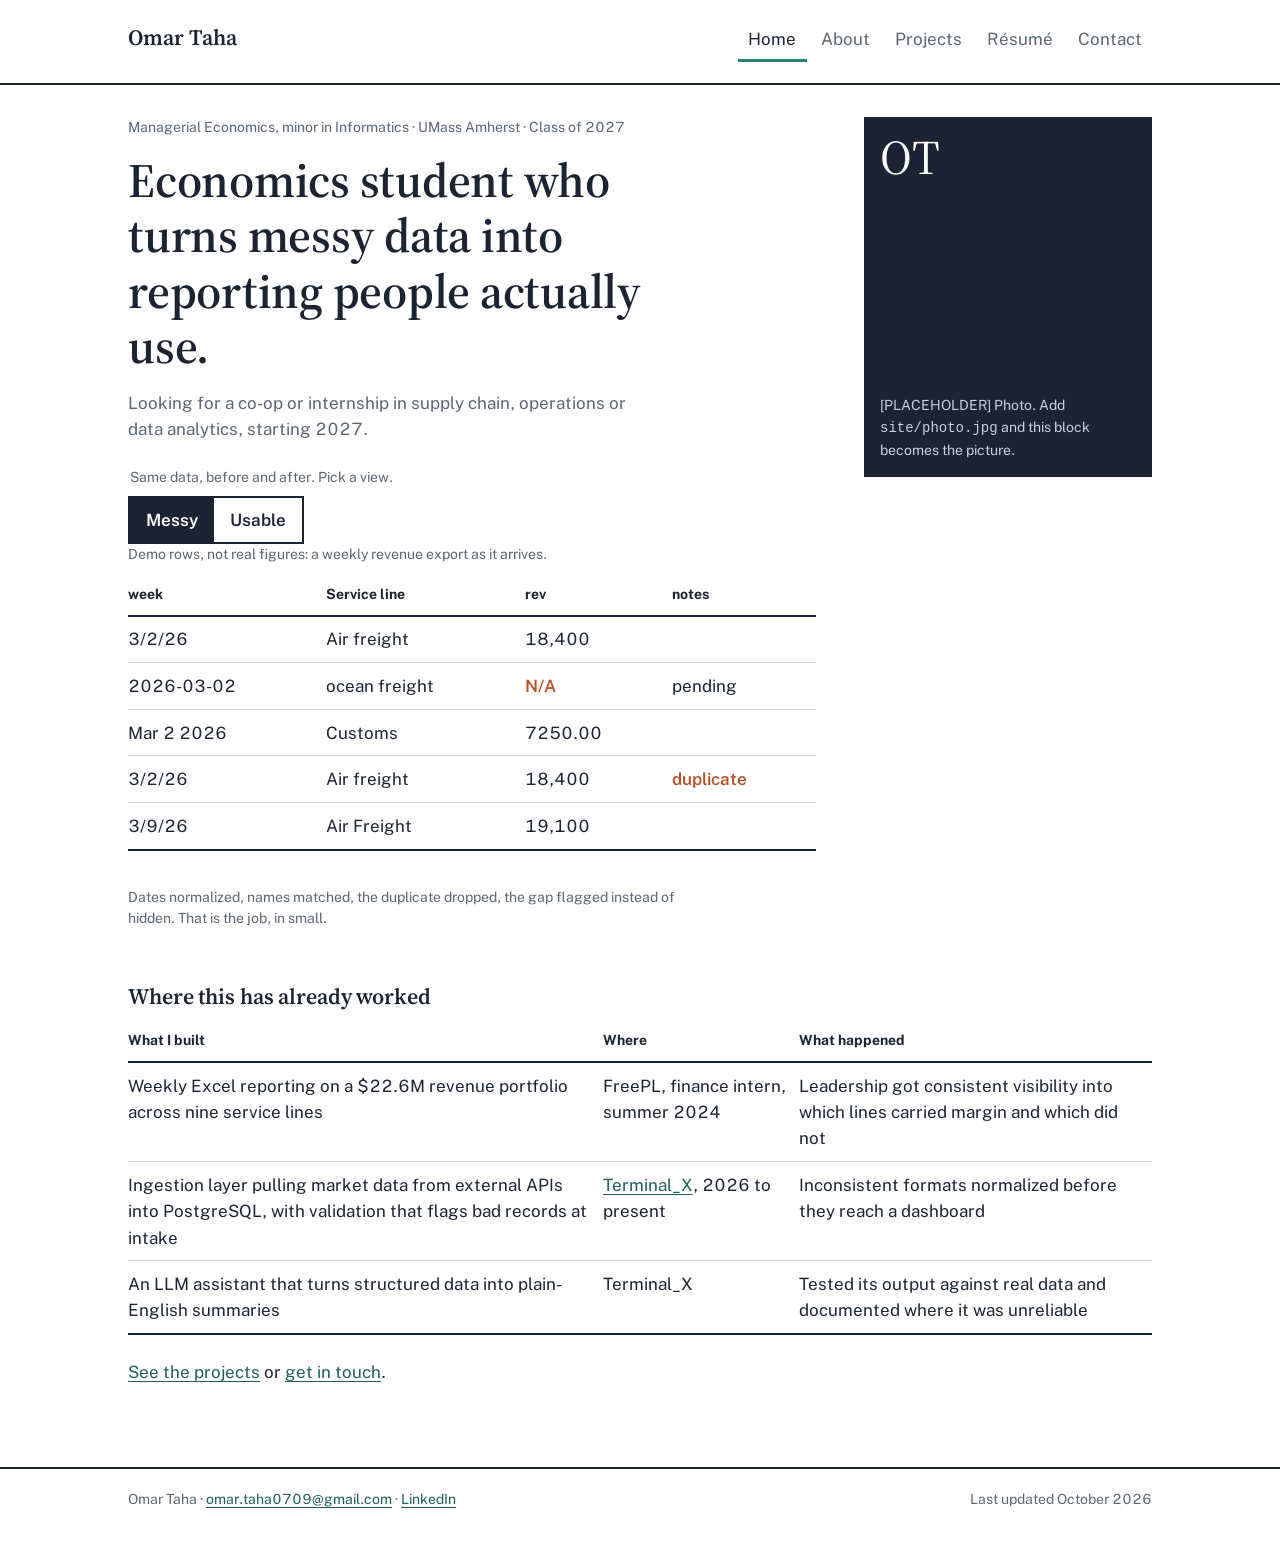
<file: index.html>
<!doctype html>
<html lang="en">
<head>
  <meta charset="utf-8">
  <meta name="viewport" content="width=device-width, initial-scale=1">
  <title>Omar Taha — Economics student, data and reporting</title>
  <meta name="description" content="Omar Taha, Managerial Economics student at UMass Amherst with a minor in Informatics. Turns messy data into reporting people actually use. Looking for a co-op or internship in supply chain, operations or data analytics.">
  <meta name="theme-color" content="#1b2432">
  <meta property="og:title" content="Omar Taha — Economics student, data and reporting">
  <meta property="og:description" content="Turns messy data into reporting people actually use.">
  <meta property="og:type" content="website">
  <link rel="icon" href="data:image/svg+xml,%3Csvg xmlns='http://www.w3.org/2000/svg' viewBox='0 0 32 32'%3E%3Crect width='32' height='32' fill='%231b2432'/%3E%3Ctext x='16' y='22' text-anchor='middle' font-family='Georgia,serif' font-size='16' fill='%23ffffff'%3EOT%3C/text%3E%3C/svg%3E">
  <link rel="preconnect" href="https://fonts.googleapis.com">
  <link rel="preconnect" href="https://fonts.gstatic.com" crossorigin>
  <link href="https://fonts.googleapis.com/css2?family=Public+Sans:wght@400;600;700&family=Source+Serif+4:wght@600&display=swap" rel="stylesheet">
  <link rel="stylesheet" href="./styles.css">
</head>
<body>
  <header class="site-head">
    <div class="wrap">
      <a class="brand" href="./index.html">Omar Taha</a>
      <nav class="site-nav" aria-label="Site">
        <ul>
          <li><a href="./index.html" aria-current="page">Home</a></li>
          <li><a href="./about.html">About</a></li>
          <li><a href="./projects.html">Projects</a></li>
          <li><a href="./resume.html">Résumé</a></li>
          <li><a href="./contact.html">Contact</a></li>
        </ul>
      </nav>
    </div>
  </header>

  <main>
    <div class="wrap">

      <div class="home-grid">
        <section aria-labelledby="claim">
          <p class="meta">Managerial Economics, minor in Informatics · UMass Amherst · Class of 2027</p>
          <h1 class="claim" id="claim">Economics student who turns messy data into reporting people actually use.</h1>
          <p class="lede">Looking for a co-op or internship in supply chain, operations or data analytics, starting 2027.</p>

          <!-- The one live thing: the same small table, raw and cleaned.
               It shows the claim instead of restating it. CSS only. -->
          <div class="switch">
            <fieldset>
              <legend>Same data, before and after. Pick a view.</legend>
              <!-- Inputs sit directly in the fieldset so the tables below are
                   their siblings; the :checked ~ selector in styles.css relies on that. -->
              <input type="radio" name="view" id="opt-messy" checked>
              <input type="radio" name="view" id="opt-usable">
              <div class="switch-options">
                <label for="opt-messy">Messy</label>
                <label for="opt-usable">Usable</label>
              </div>

              <div class="table-messy table-wrap">
                <table>
                  <caption>Demo rows, not real figures: a weekly revenue export as it arrives.</caption>
                  <thead>
                    <tr><th>week</th><th>Service line</th><th>rev</th><th>notes</th></tr>
                  </thead>
                  <tbody>
                    <tr><td>3/2/26</td><td>Air freight</td><td>18,400</td><td></td></tr>
                    <tr><td>2026-03-02</td><td>ocean freight</td><td><span class="flag">N/A</span></td><td>pending</td></tr>
                    <tr><td>Mar 2 2026</td><td>Customs </td><td>7250.00</td><td></td></tr>
                    <tr><td>3/2/26</td><td>Air freight</td><td>18,400</td><td><span class="flag">duplicate</span></td></tr>
                    <tr><td>3/9/26</td><td>Air Freight</td><td>19,100</td><td></td></tr>
                  </tbody>
                </table>
              </div>

              <div class="table-usable table-wrap">
                <table>
                  <caption>Demo rows, not real figures: the same export after validation at intake.</caption>
                  <thead>
                    <tr><th>Week of</th><th>Service line</th><th class="num">Revenue (USD)</th><th>Check</th></tr>
                  </thead>
                  <tbody>
                    <tr><td>2026-03-02</td><td>Air freight</td><td class="num">18,400</td><td>ok</td></tr>
                    <tr><td>2026-03-02</td><td>Ocean freight</td><td class="num">—</td><td>missing, flagged to owner</td></tr>
                    <tr><td>2026-03-02</td><td>Customs</td><td class="num">7,250</td><td>ok</td></tr>
                    <tr><td>2026-03-09</td><td>Air freight</td><td class="num">19,100</td><td>ok</td></tr>
                  </tbody>
                </table>
              </div>
            </fieldset>
            <p class="note meta">Dates normalized, names matched, the duplicate dropped, the gap flagged instead of hidden. That is the job, in small.</p>
          </div>
        </section>

        <figure class="photo">
          <span class="initials" aria-hidden="true">OT</span>
          <figcaption>[PLACEHOLDER] Photo. Add <code>site/photo.jpg</code> and this block becomes the picture.</figcaption>
        </figure>
      </div>

      <section aria-labelledby="proof">
        <h2 id="proof">Where this has already worked</h2>
        <div class="table-wrap">
          <table>
            <thead>
              <tr><th>What I built</th><th>Where</th><th>What happened</th></tr>
            </thead>
            <tbody>
              <tr>
                <td>Weekly Excel reporting on a $22.6M revenue portfolio across nine service lines</td>
                <td>FreePL, finance intern, summer 2024</td>
                <td>Leadership got consistent visibility into which lines carried margin and which did not</td>
              </tr>
              <tr>
                <td>Ingestion layer pulling market data from external APIs into PostgreSQL, with validation that flags bad records at intake</td>
                <td><a href="./projects.html">Terminal_X</a>, 2026 to present</td>
                <td>Inconsistent formats normalized before they reach a dashboard</td>
              </tr>
              <tr>
                <td>An LLM assistant that turns structured data into plain-English summaries</td>
                <td>Terminal_X</td>
                <td>Tested its output against real data and documented where it was unreliable</td>
              </tr>
            </tbody>
          </table>
        </div>
        <p><a href="./projects.html">See the projects</a> or <a href="./contact.html">get in touch</a>.</p>
      </section>

    </div>
  </main>

  <footer class="site-foot">
    <div class="wrap">
      <span>Omar Taha · <a href="mailto:omar.taha0709@gmail.com">omar.taha0709@gmail.com</a> · <a href="https://www.linkedin.com/in/omartaha117">LinkedIn</a></span>
      <span>Last updated October 2026</span>
    </div>
  </footer>
</body>
</html>
</file>
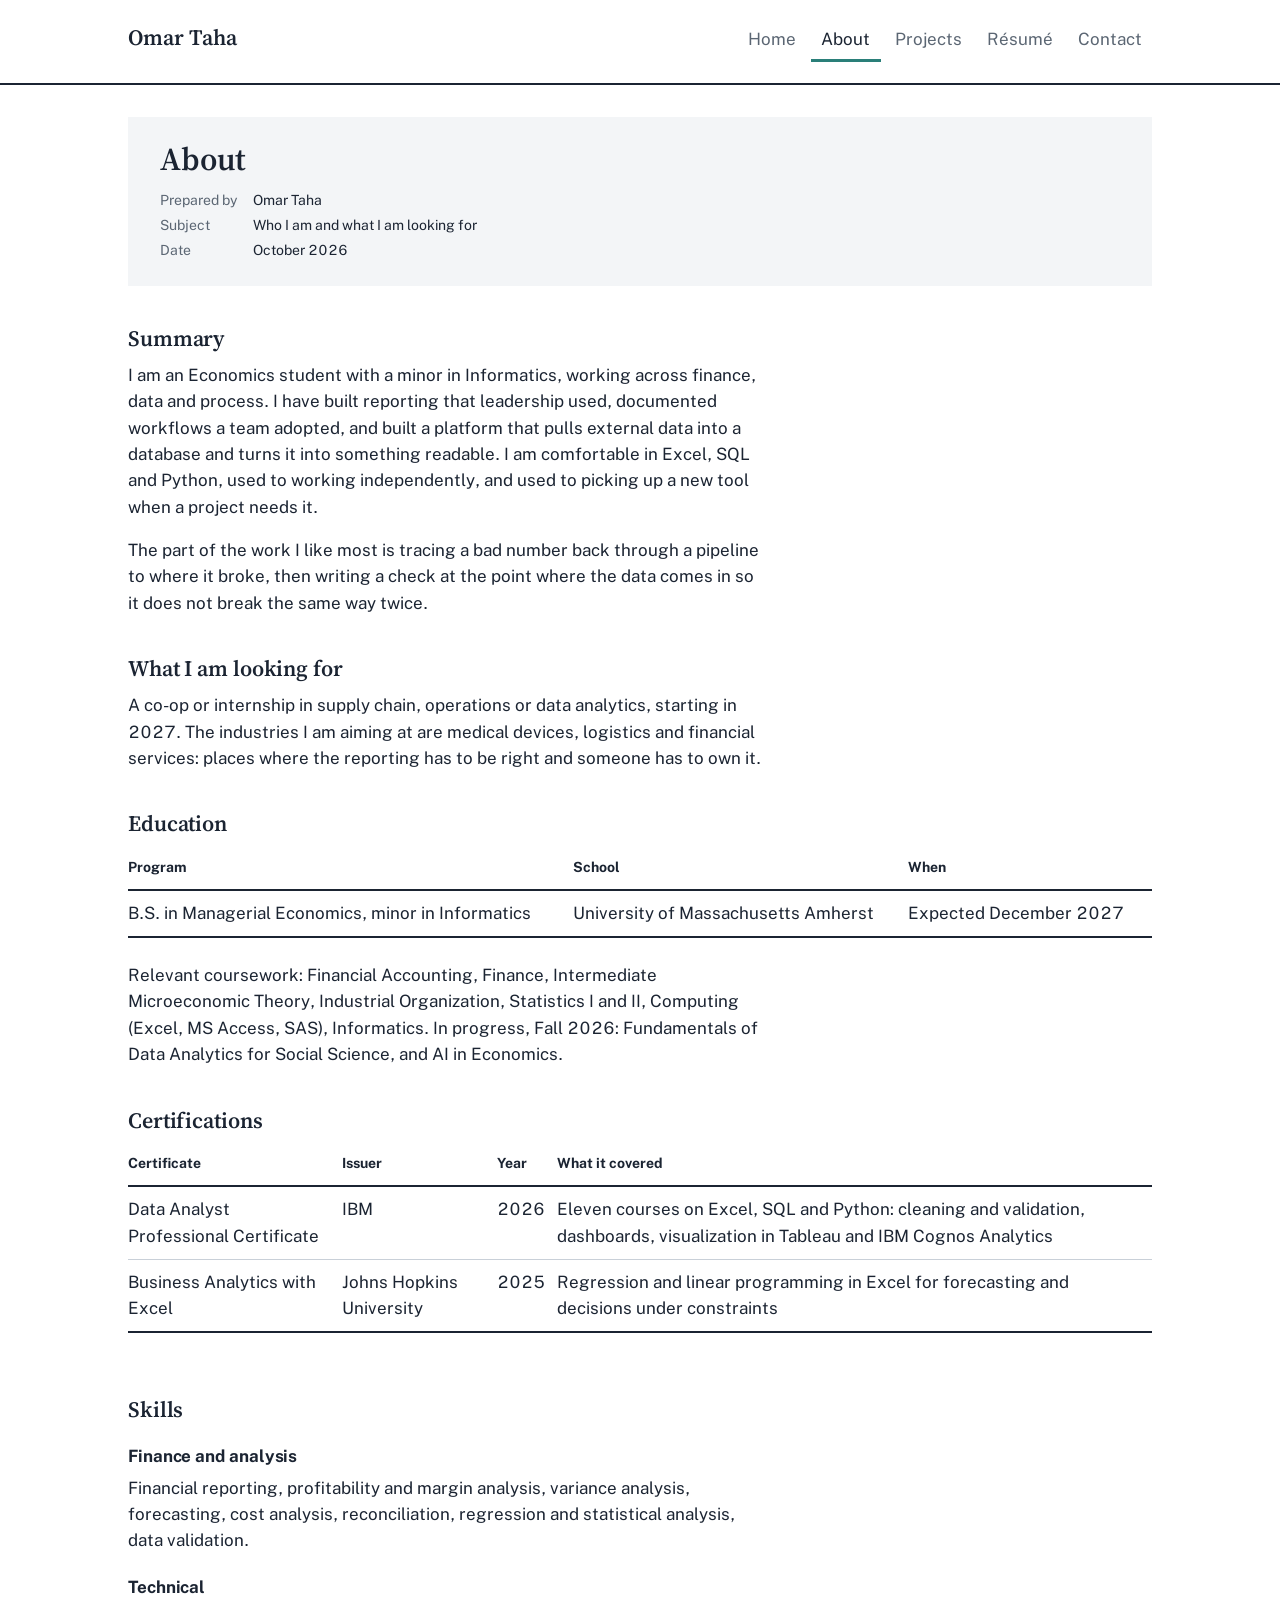
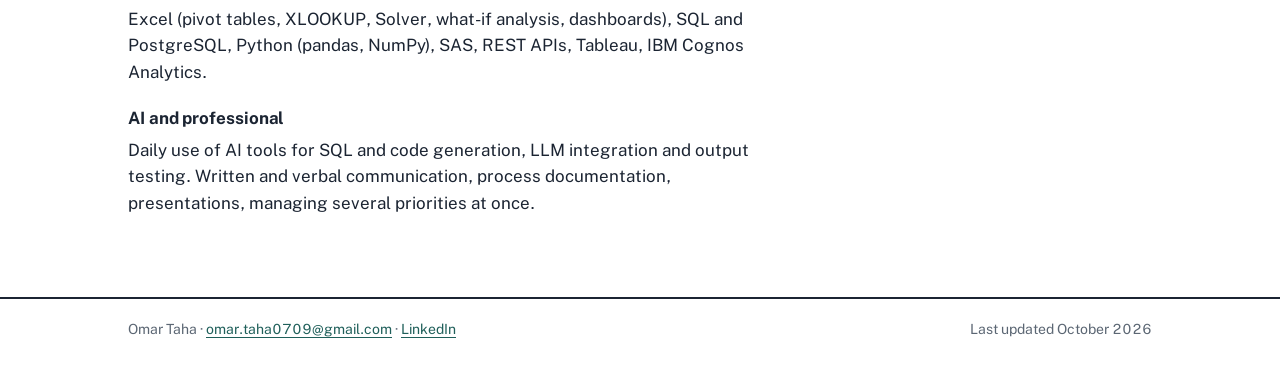
<file: about.html>
<!doctype html>
<html lang="en">
<head>
  <meta charset="utf-8">
  <meta name="viewport" content="width=device-width, initial-scale=1">
  <title>About — Omar Taha</title>
  <meta name="description" content="Who Omar Taha is, what he is looking for, and the skills and training behind the work.">
  <meta name="theme-color" content="#1b2432">
  <meta property="og:title" content="About — Omar Taha">
  <meta property="og:description" content="Economics student working across finance, data and process.">
  <meta property="og:type" content="website">
  <link rel="icon" href="data:image/svg+xml,%3Csvg xmlns='http://www.w3.org/2000/svg' viewBox='0 0 32 32'%3E%3Crect width='32' height='32' fill='%231b2432'/%3E%3Ctext x='16' y='22' text-anchor='middle' font-family='Georgia,serif' font-size='16' fill='%23ffffff'%3EOT%3C/text%3E%3C/svg%3E">
  <link rel="preconnect" href="https://fonts.googleapis.com">
  <link rel="preconnect" href="https://fonts.gstatic.com" crossorigin>
  <link href="https://fonts.googleapis.com/css2?family=Public+Sans:wght@400;600;700&family=Source+Serif+4:wght@600&display=swap" rel="stylesheet">
  <link rel="stylesheet" href="./styles.css">
</head>
<body>
  <header class="site-head">
    <div class="wrap">
      <a class="brand" href="./index.html">Omar Taha</a>
      <nav class="site-nav" aria-label="Site">
        <ul>
          <li><a href="./index.html">Home</a></li>
          <li><a href="./about.html" aria-current="page">About</a></li>
          <li><a href="./projects.html">Projects</a></li>
          <li><a href="./resume.html">Résumé</a></li>
          <li><a href="./contact.html">Contact</a></li>
        </ul>
      </nav>
    </div>
  </header>

  <main>
    <div class="wrap">

      <header class="memo">
        <h1>About</h1>
        <dl>
          <dt>Prepared by</dt><dd>Omar Taha</dd>
          <dt>Subject</dt><dd>Who I am and what I am looking for</dd>
          <dt>Date</dt><dd>October 2026</dd>
        </dl>
      </header>

      <section aria-labelledby="summary">
        <h2 id="summary">Summary</h2>
        <p>I am an Economics student with a minor in Informatics, working across finance, data and process. I have built reporting that leadership used, documented workflows a team adopted, and built a platform that pulls external data into a database and turns it into something readable. I am comfortable in Excel, SQL and Python, used to working independently, and used to picking up a new tool when a project needs it.</p>
        <p>The part of the work I like most is tracing a bad number back through a pipeline to where it broke, then writing a check at the point where the data comes in so it does not break the same way twice.</p>
      </section>

      <section aria-labelledby="looking">
        <h2 id="looking">What I am looking for</h2>
        <p>A co-op or internship in supply chain, operations or data analytics, starting in 2027. The industries I am aiming at are medical devices, logistics and financial services: places where the reporting has to be right and someone has to own it.</p>
      </section>

      <section aria-labelledby="education">
        <h2 id="education">Education</h2>
        <div class="table-wrap">
          <table>
            <thead>
              <tr><th>Program</th><th>School</th><th>When</th></tr>
            </thead>
            <tbody>
              <tr>
                <td>B.S. in Managerial Economics, minor in Informatics</td>
                <td>University of Massachusetts Amherst</td>
                <td>Expected December 2027</td>
              </tr>
            </tbody>
          </table>
        </div>
        <p>Relevant coursework: Financial Accounting, Finance, Intermediate Microeconomic Theory, Industrial Organization, Statistics I and II, Computing (Excel, MS Access, SAS), Informatics. In progress, Fall 2026: Fundamentals of Data Analytics for Social Science, and AI in Economics.</p>
      </section>

      <section aria-labelledby="certs">
        <h2 id="certs">Certifications</h2>
        <div class="table-wrap">
          <table>
            <thead>
              <tr><th>Certificate</th><th>Issuer</th><th>Year</th><th>What it covered</th></tr>
            </thead>
            <tbody>
              <tr>
                <td>Data Analyst Professional Certificate</td>
                <td>IBM</td>
                <td>2026</td>
                <td>Eleven courses on Excel, SQL and Python: cleaning and validation, dashboards, visualization in Tableau and IBM Cognos Analytics</td>
              </tr>
              <tr>
                <td>Business Analytics with Excel</td>
                <td>Johns Hopkins University</td>
                <td>2025</td>
                <td>Regression and linear programming in Excel for forecasting and decisions under constraints</td>
              </tr>
            </tbody>
          </table>
        </div>
      </section>

      <section aria-labelledby="skills">
        <h2 id="skills">Skills</h2>
        <h3>Finance and analysis</h3>
        <p>Financial reporting, profitability and margin analysis, variance analysis, forecasting, cost analysis, reconciliation, regression and statistical analysis, data validation.</p>
        <h3>Technical</h3>
        <p>Excel (pivot tables, XLOOKUP, Solver, what-if analysis, dashboards), SQL and PostgreSQL, Python (pandas, NumPy), SAS, REST APIs, Tableau, IBM Cognos Analytics.</p>
        <h3>AI and professional</h3>
        <p>Daily use of AI tools for SQL and code generation, LLM integration and output testing. Written and verbal communication, process documentation, presentations, managing several priorities at once.</p>
      </section>

    </div>
  </main>

  <footer class="site-foot">
    <div class="wrap">
      <span>Omar Taha · <a href="mailto:omar.taha0709@gmail.com">omar.taha0709@gmail.com</a> · <a href="https://www.linkedin.com/in/omartaha117">LinkedIn</a></span>
      <span>Last updated October 2026</span>
    </div>
  </footer>
</body>
</html>
</file>
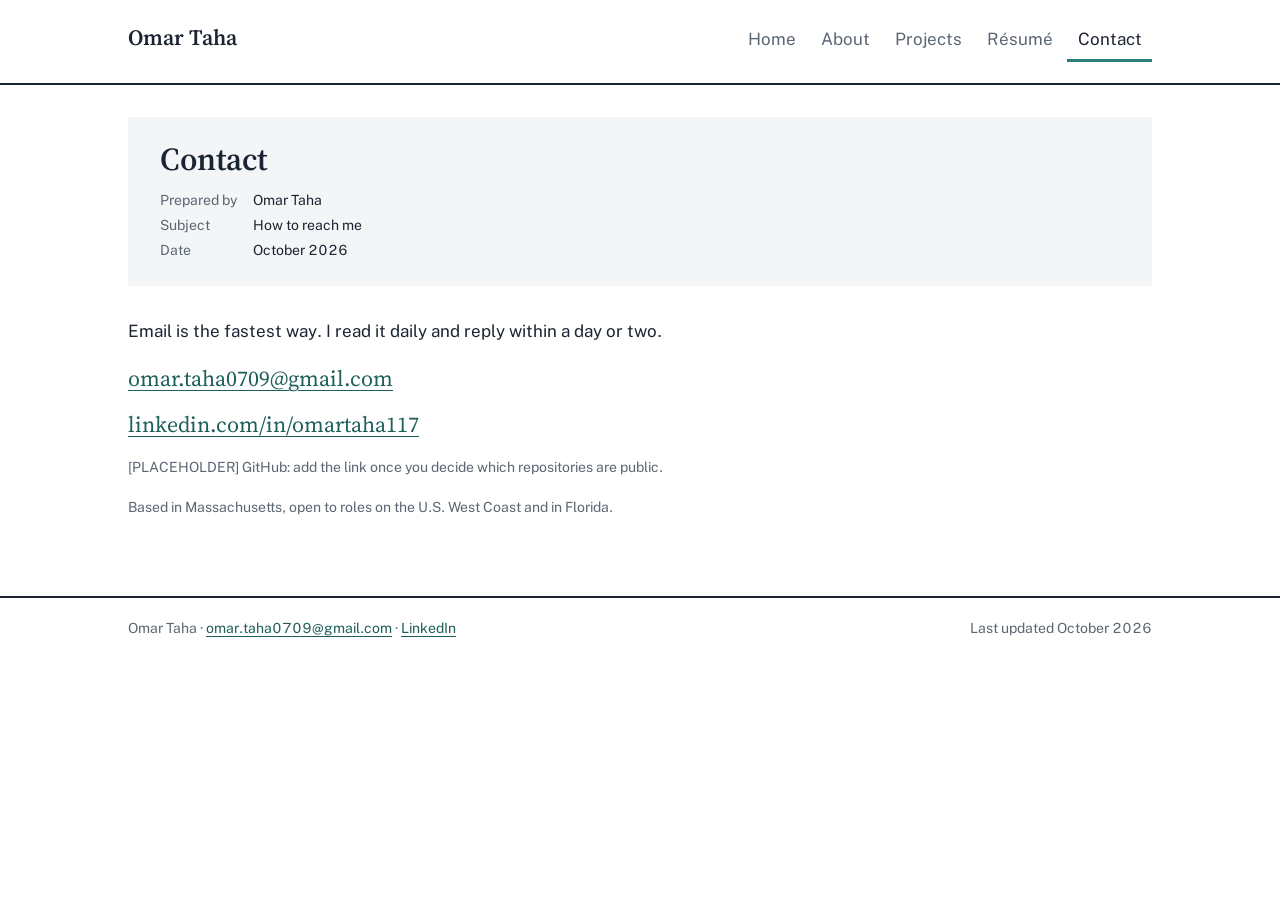
<file: contact.html>
<!doctype html>
<html lang="en">
<head>
  <meta charset="utf-8">
  <meta name="viewport" content="width=device-width, initial-scale=1">
  <title>Contact — Omar Taha</title>
  <meta name="description" content="Reach Omar Taha by email or on LinkedIn.">
  <meta name="theme-color" content="#1b2432">
  <meta property="og:title" content="Contact — Omar Taha">
  <meta property="og:description" content="Email and LinkedIn.">
  <meta property="og:type" content="website">
  <link rel="icon" href="data:image/svg+xml,%3Csvg xmlns='http://www.w3.org/2000/svg' viewBox='0 0 32 32'%3E%3Crect width='32' height='32' fill='%231b2432'/%3E%3Ctext x='16' y='22' text-anchor='middle' font-family='Georgia,serif' font-size='16' fill='%23ffffff'%3EOT%3C/text%3E%3C/svg%3E">
  <link rel="preconnect" href="https://fonts.googleapis.com">
  <link rel="preconnect" href="https://fonts.gstatic.com" crossorigin>
  <link href="https://fonts.googleapis.com/css2?family=Public+Sans:wght@400;600;700&family=Source+Serif+4:wght@600&display=swap" rel="stylesheet">
  <link rel="stylesheet" href="./styles.css">
</head>
<body>
  <header class="site-head">
    <div class="wrap">
      <a class="brand" href="./index.html">Omar Taha</a>
      <nav class="site-nav" aria-label="Site">
        <ul>
          <li><a href="./index.html">Home</a></li>
          <li><a href="./about.html">About</a></li>
          <li><a href="./projects.html">Projects</a></li>
          <li><a href="./resume.html">Résumé</a></li>
          <li><a href="./contact.html" aria-current="page">Contact</a></li>
        </ul>
      </nav>
    </div>
  </header>

  <main>
    <div class="wrap">

      <header class="memo">
        <h1>Contact</h1>
        <dl>
          <dt>Prepared by</dt><dd>Omar Taha</dd>
          <dt>Subject</dt><dd>How to reach me</dd>
          <dt>Date</dt><dd>October 2026</dd>
        </dl>
      </header>

      <p>Email is the fastest way. I read it daily and reply within a day or two.</p>

      <ul class="contact-list">
        <li><a href="mailto:omar.taha0709@gmail.com">omar.taha0709@gmail.com</a></li>
        <li><a href="https://www.linkedin.com/in/omartaha117">linkedin.com/in/omartaha117</a></li>
        <li><span class="meta">[PLACEHOLDER] GitHub: add the link once you decide which repositories are public.</span></li>
      </ul>

      <p class="meta">Based in Massachusetts, open to roles on the U.S. West Coast and in Florida.</p>

    </div>
  </main>

  <footer class="site-foot">
    <div class="wrap">
      <span>Omar Taha · <a href="mailto:omar.taha0709@gmail.com">omar.taha0709@gmail.com</a> · <a href="https://www.linkedin.com/in/omartaha117">LinkedIn</a></span>
      <span>Last updated October 2026</span>
    </div>
  </footer>
</body>
</html>
</file>
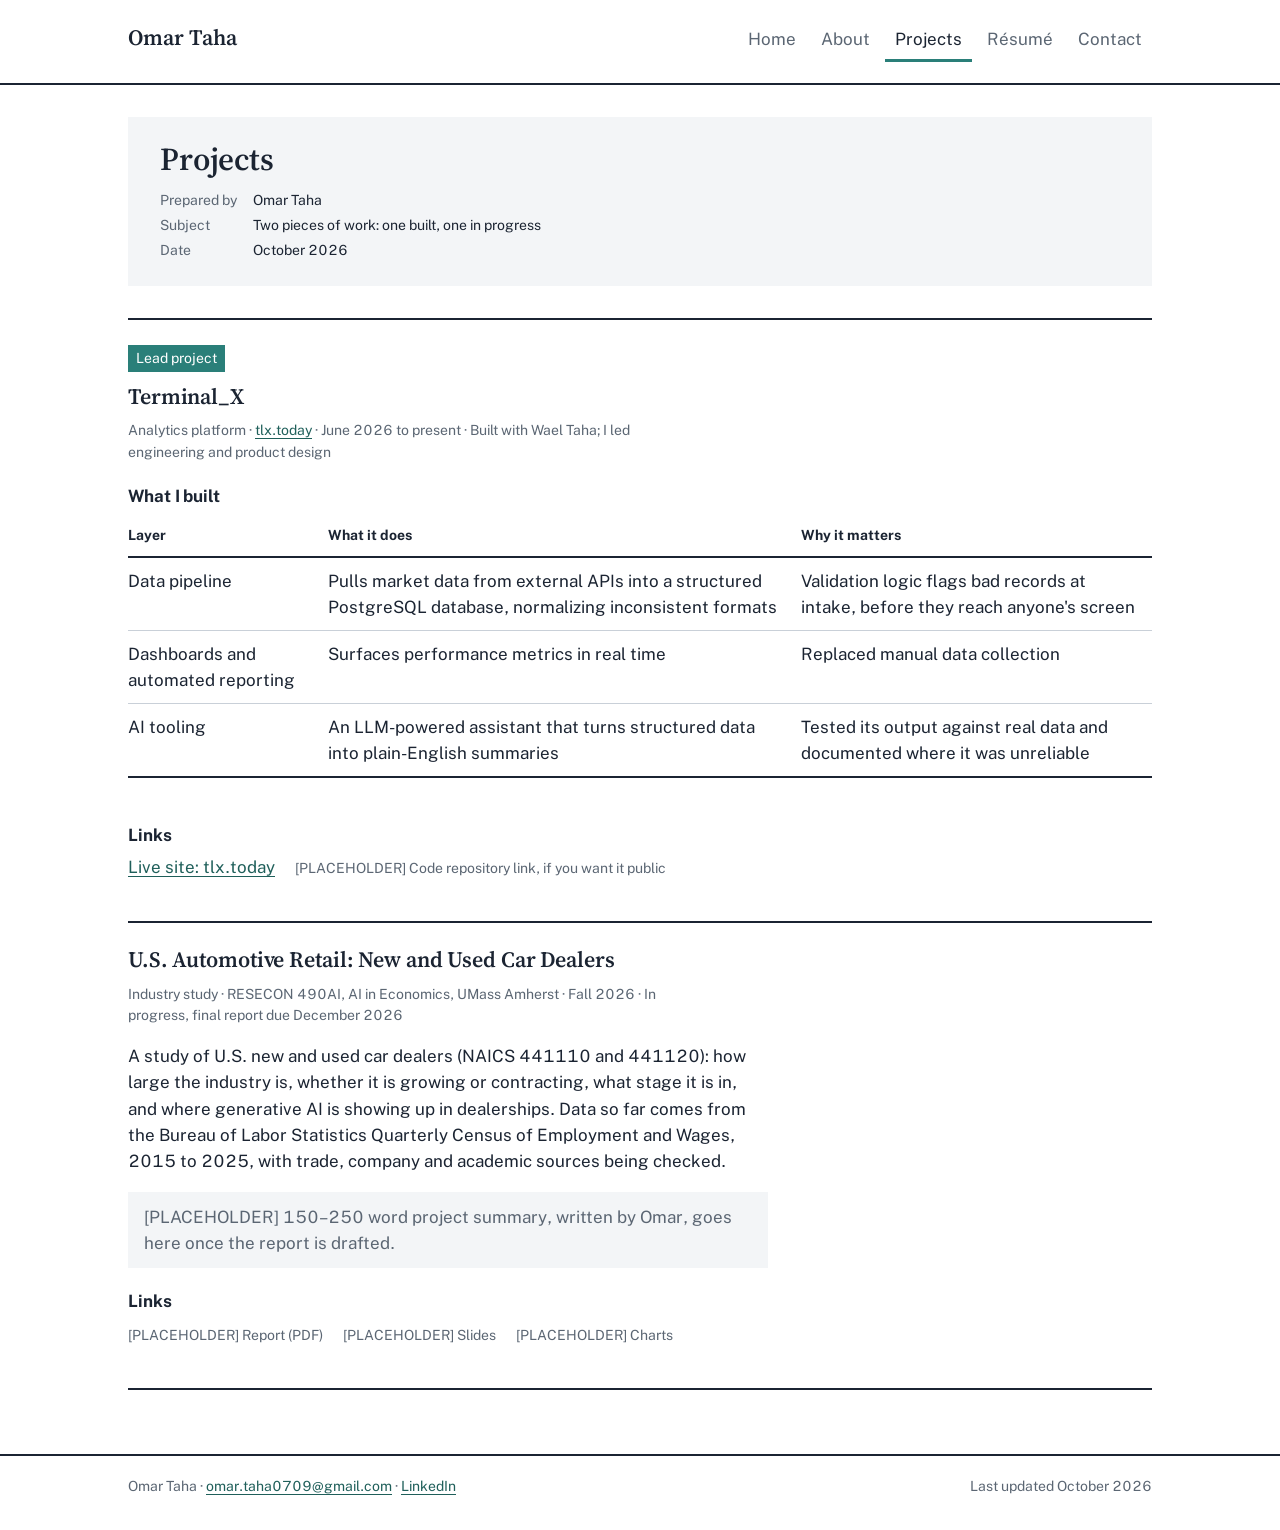
<file: projects.html>
<!doctype html>
<html lang="en">
<head>
  <meta charset="utf-8">
  <meta name="viewport" content="width=device-width, initial-scale=1">
  <title>Projects — Omar Taha</title>
  <meta name="description" content="Terminal_X, an analytics platform with a market-data pipeline and an LLM summary assistant, and an industry study of U.S. automotive retail.">
  <meta name="theme-color" content="#1b2432">
  <meta property="og:title" content="Projects — Omar Taha">
  <meta property="og:description" content="Terminal_X and an industry study of U.S. automotive retail.">
  <meta property="og:type" content="website">
  <link rel="icon" href="data:image/svg+xml,%3Csvg xmlns='http://www.w3.org/2000/svg' viewBox='0 0 32 32'%3E%3Crect width='32' height='32' fill='%231b2432'/%3E%3Ctext x='16' y='22' text-anchor='middle' font-family='Georgia,serif' font-size='16' fill='%23ffffff'%3EOT%3C/text%3E%3C/svg%3E">
  <link rel="preconnect" href="https://fonts.googleapis.com">
  <link rel="preconnect" href="https://fonts.gstatic.com" crossorigin>
  <link href="https://fonts.googleapis.com/css2?family=Public+Sans:wght@400;600;700&family=Source+Serif+4:wght@600&display=swap" rel="stylesheet">
  <link rel="stylesheet" href="./styles.css">
</head>
<body>
  <header class="site-head">
    <div class="wrap">
      <a class="brand" href="./index.html">Omar Taha</a>
      <nav class="site-nav" aria-label="Site">
        <ul>
          <li><a href="./index.html">Home</a></li>
          <li><a href="./about.html">About</a></li>
          <li><a href="./projects.html" aria-current="page">Projects</a></li>
          <li><a href="./resume.html">Résumé</a></li>
          <li><a href="./contact.html">Contact</a></li>
        </ul>
      </nav>
    </div>
  </header>

  <main>
    <div class="wrap">

      <header class="memo">
        <h1>Projects</h1>
        <dl>
          <dt>Prepared by</dt><dd>Omar Taha</dd>
          <dt>Subject</dt><dd>Two pieces of work: one built, one in progress</dd>
          <dt>Date</dt><dd>October 2026</dd>
        </dl>
      </header>

      <!-- Lead project: the thing actually built, not studied. -->
      <article class="project" aria-labelledby="tlx">
        <span class="lead-tag">Lead project</span>
        <h2 id="tlx">Terminal_X</h2>
        <p class="role meta">Analytics platform · <a href="https://tlx.today">tlx.today</a> · June 2026 to present · Built with Wael Taha; I led engineering and product design</p>

        <h3>What I built</h3>
        <div class="table-wrap">
          <table>
            <thead>
              <tr><th>Layer</th><th>What it does</th><th>Why it matters</th></tr>
            </thead>
            <tbody>
              <tr>
                <td>Data pipeline</td>
                <td>Pulls market data from external APIs into a structured PostgreSQL database, normalizing inconsistent formats</td>
                <td>Validation logic flags bad records at intake, before they reach anyone's screen</td>
              </tr>
              <tr>
                <td>Dashboards and automated reporting</td>
                <td>Surfaces performance metrics in real time</td>
                <td>Replaced manual data collection</td>
              </tr>
              <tr>
                <td>AI tooling</td>
                <td>An LLM-powered assistant that turns structured data into plain-English summaries</td>
                <td>Tested its output against real data and documented where it was unreliable</td>
              </tr>
            </tbody>
          </table>
        </div>

        <h3>Links</h3>
        <ul class="links">
          <li><a href="https://tlx.today">Live site: tlx.today</a></li>
          <li><span class="meta">[PLACEHOLDER] Code repository link, if you want it public</span></li>
        </ul>
      </article>

      <!-- Course project: RESECON 490AI industry study. Links fill in as milestones land. -->
      <article class="project" aria-labelledby="study">
        <h2 id="study">U.S. Automotive Retail: New and Used Car Dealers</h2>
        <p class="role meta">Industry study · RESECON 490AI, AI in Economics, UMass Amherst · Fall 2026 · In progress, final report due December 2026</p>

        <p>A study of U.S. new and used car dealers (NAICS 441110 and 441120): how large the industry is, whether it is growing or contracting, what stage it is in, and where generative AI is showing up in dealerships. Data so far comes from the Bureau of Labor Statistics Quarterly Census of Employment and Wages, 2015 to 2025, with trade, company and academic sources being checked.</p>

        <p class="placeholder">[PLACEHOLDER] 150–250 word project summary, written by Omar, goes here once the report is drafted.</p>

        <h3>Links</h3>
        <ul class="links">
          <li><span class="meta">[PLACEHOLDER] Report (PDF)</span></li>
          <li><span class="meta">[PLACEHOLDER] Slides</span></li>
          <li><span class="meta">[PLACEHOLDER] Charts</span></li>
        </ul>
      </article>

    </div>
  </main>

  <footer class="site-foot">
    <div class="wrap">
      <span>Omar Taha · <a href="mailto:omar.taha0709@gmail.com">omar.taha0709@gmail.com</a> · <a href="https://www.linkedin.com/in/omartaha117">LinkedIn</a></span>
      <span>Last updated October 2026</span>
    </div>
  </footer>
</body>
</html>
</file>
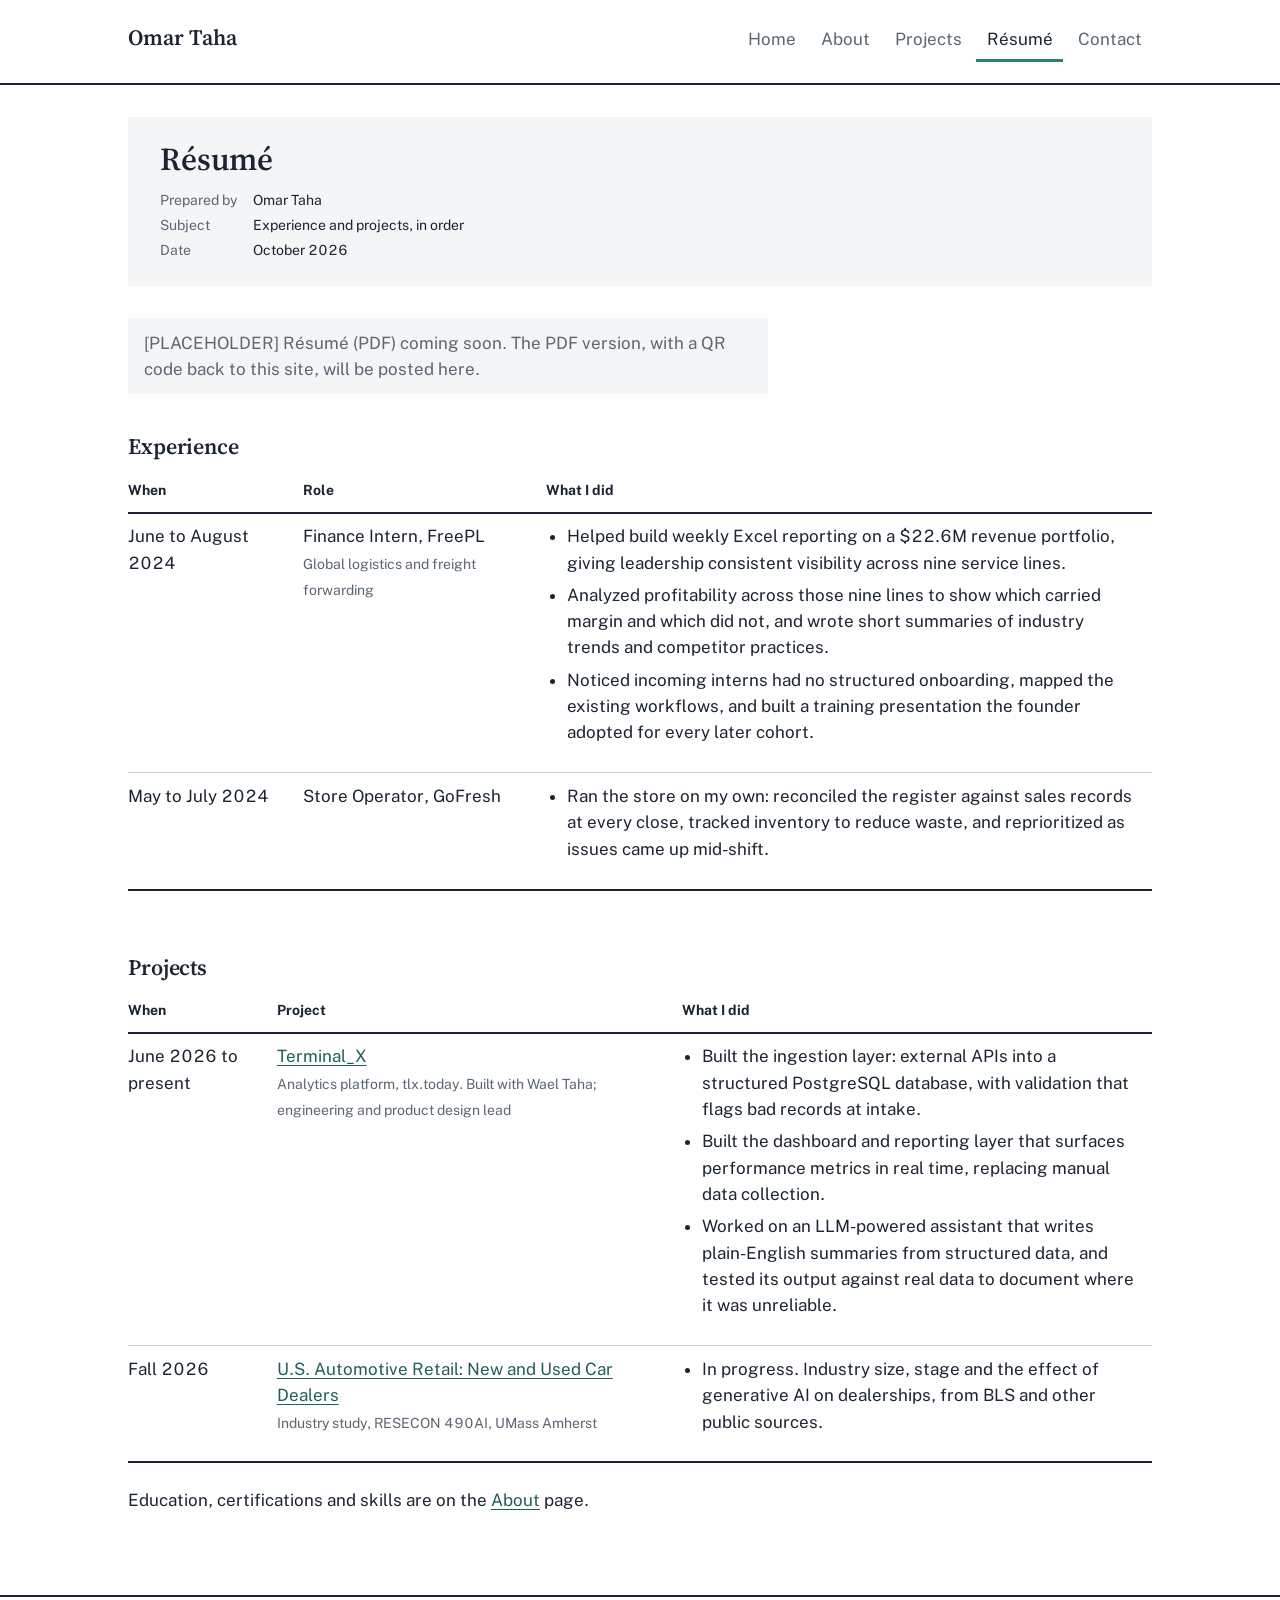
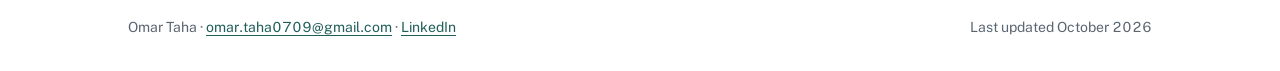
<file: resume.html>
<!doctype html>
<html lang="en">
<head>
  <meta charset="utf-8">
  <meta name="viewport" content="width=device-width, initial-scale=1">
  <title>Résumé — Omar Taha</title>
  <meta name="description" content="Omar Taha's experience and projects, with the PDF résumé.">
  <meta name="theme-color" content="#1b2432">
  <meta property="og:title" content="Résumé — Omar Taha">
  <meta property="og:description" content="Experience, projects and the PDF résumé.">
  <meta property="og:type" content="website">
  <link rel="icon" href="data:image/svg+xml,%3Csvg xmlns='http://www.w3.org/2000/svg' viewBox='0 0 32 32'%3E%3Crect width='32' height='32' fill='%231b2432'/%3E%3Ctext x='16' y='22' text-anchor='middle' font-family='Georgia,serif' font-size='16' fill='%23ffffff'%3EOT%3C/text%3E%3C/svg%3E">
  <link rel="preconnect" href="https://fonts.googleapis.com">
  <link rel="preconnect" href="https://fonts.gstatic.com" crossorigin>
  <link href="https://fonts.googleapis.com/css2?family=Public+Sans:wght@400;600;700&family=Source+Serif+4:wght@600&display=swap" rel="stylesheet">
  <link rel="stylesheet" href="./styles.css">
</head>
<body>
  <header class="site-head">
    <div class="wrap">
      <a class="brand" href="./index.html">Omar Taha</a>
      <nav class="site-nav" aria-label="Site">
        <ul>
          <li><a href="./index.html">Home</a></li>
          <li><a href="./about.html">About</a></li>
          <li><a href="./projects.html">Projects</a></li>
          <li><a href="./resume.html" aria-current="page">Résumé</a></li>
          <li><a href="./contact.html">Contact</a></li>
        </ul>
      </nav>
    </div>
  </header>

  <main>
    <div class="wrap">

      <header class="memo">
        <h1>Résumé</h1>
        <dl>
          <dt>Prepared by</dt><dd>Omar Taha</dd>
          <dt>Subject</dt><dd>Experience and projects, in order</dd>
          <dt>Date</dt><dd>October 2026</dd>
        </dl>
      </header>

      <!-- When site/resume.pdf exists, replace this paragraph with:
           <p><a href="./resume.pdf">Download the résumé (PDF)</a></p> -->
      <p class="placeholder">[PLACEHOLDER] Résumé (PDF) coming soon. The PDF version, with a QR code back to this site, will be posted here.</p>

      <section aria-labelledby="experience">
        <h2 id="experience">Experience</h2>
        <div class="table-wrap">
          <table>
            <thead>
              <tr><th>When</th><th>Role</th><th>What I did</th></tr>
            </thead>
            <tbody>
              <tr>
                <td>June to August 2024</td>
                <td>Finance Intern, FreePL<br><span class="meta">Global logistics and freight forwarding</span></td>
                <td>
                  <ul>
                    <li>Helped build weekly Excel reporting on a $22.6M revenue portfolio, giving leadership consistent visibility across nine service lines.</li>
                    <li>Analyzed profitability across those nine lines to show which carried margin and which did not, and wrote short summaries of industry trends and competitor practices.</li>
                    <li>Noticed incoming interns had no structured onboarding, mapped the existing workflows, and built a training presentation the founder adopted for every later cohort.</li>
                  </ul>
                </td>
              </tr>
              <tr>
                <td>May to July 2024</td>
                <td>Store Operator, GoFresh</td>
                <td>
                  <ul>
                    <li>Ran the store on my own: reconciled the register against sales records at every close, tracked inventory to reduce waste, and reprioritized as issues came up mid-shift.</li>
                  </ul>
                </td>
              </tr>
            </tbody>
          </table>
        </div>
      </section>

      <section aria-labelledby="projects">
        <h2 id="projects">Projects</h2>
        <div class="table-wrap">
          <table>
            <thead>
              <tr><th>When</th><th>Project</th><th>What I did</th></tr>
            </thead>
            <tbody>
              <tr>
                <td>June 2026 to present</td>
                <td><a href="./projects.html#tlx">Terminal_X</a><br><span class="meta">Analytics platform, tlx.today. Built with Wael Taha; engineering and product design lead</span></td>
                <td>
                  <ul>
                    <li>Built the ingestion layer: external APIs into a structured PostgreSQL database, with validation that flags bad records at intake.</li>
                    <li>Built the dashboard and reporting layer that surfaces performance metrics in real time, replacing manual data collection.</li>
                    <li>Worked on an LLM-powered assistant that writes plain-English summaries from structured data, and tested its output against real data to document where it was unreliable.</li>
                  </ul>
                </td>
              </tr>
              <tr>
                <td>Fall 2026</td>
                <td><a href="./projects.html#study">U.S. Automotive Retail: New and Used Car Dealers</a><br><span class="meta">Industry study, RESECON 490AI, UMass Amherst</span></td>
                <td>
                  <ul>
                    <li>In progress. Industry size, stage and the effect of generative AI on dealerships, from BLS and other public sources.</li>
                  </ul>
                </td>
              </tr>
            </tbody>
          </table>
        </div>
      </section>

      <p>Education, certifications and skills are on the <a href="./about.html">About</a> page.</p>

    </div>
  </main>

  <footer class="site-foot">
    <div class="wrap">
      <span>Omar Taha · <a href="mailto:omar.taha0709@gmail.com">omar.taha0709@gmail.com</a> · <a href="https://www.linkedin.com/in/omartaha117">LinkedIn</a></span>
      <span>Last updated October 2026</span>
    </div>
  </footer>
</body>
</html>
</file>
<file: styles.css>
/* ------------------------------------------------------------------
   Omar Taha — personal site
   Design device: every page reads like a well-organized report memo.
   Tokens first, then base, layout, components. No JavaScript.
   ------------------------------------------------------------------ */

:root {
  /* Palette: charcoal-navy ink on white, one muted teal accent.
     "signal" is used only to mark problems in the messy demo table. */
  --ground: #ffffff;
  --ink: #1b2432;
  --accent: #2a7f79;
  --accent-ink: #1f5f5a;   /* darker teal for text on white (contrast 4.5:1+) */
  --surface: #f3f5f7;
  --muted: #5b6673;
  --signal: #b4532a;
  --rule: #c9d0d8;

  /* Type: a serif for headings (report titles), a sans for text and tables.
     Five sizes, clearly apart. */
  --font-head: "Source Serif 4", Georgia, "Times New Roman", serif;
  --font-text: "Public Sans", system-ui, -apple-system, "Segoe UI", sans-serif;
  --s1: 0.875rem;  /* 14px: captions, memo meta */
  --s2: 1.0625rem; /* 17px: body */
  --s3: 1.375rem;  /* 22px: section headings */
  --s4: 2rem;      /* 32px: page titles */
  --s5: 3rem;      /* 48px: the Home claim on desktop */

  --measure: 64ch; /* line length for running text */
  --gutter: 1.25rem;
  --maxw: 68rem;
}

/* Browser surfaces take the palette too, so nothing looks default. */
::selection { background: var(--accent); color: var(--ground); }
html { caret-color: var(--accent); scrollbar-color: var(--muted) var(--surface); }

*, *::before, *::after { box-sizing: border-box; }

html { -webkit-text-size-adjust: 100%; }

body {
  margin: 0;
  background: var(--ground);
  color: var(--ink);
  font-family: var(--font-text);
  font-size: var(--s2);
  line-height: 1.55;
  font-feature-settings: "tnum" 1; /* numbers line up in tables everywhere */
}

/* Square corners on purpose: this is a document, not an app. */
button, input, .memo, .photo, table { border-radius: 0; }

a {
  color: var(--accent-ink);
  text-decoration-thickness: 1px;
  text-underline-offset: 0.18em;
}
a:hover { color: var(--ink); }
:focus-visible {
  outline: 3px solid var(--accent);
  outline-offset: 2px;
}

h1, h2, h3 {
  font-family: var(--font-head);
  font-weight: 600;
  line-height: 1.15;
  margin: 0 0 0.5em;
  letter-spacing: -0.005em;
}
h1 { font-size: var(--s4); }
h2 { font-size: var(--s3); margin-top: 2.5rem; }
h3 { font-size: var(--s2); font-family: var(--font-text); font-weight: 700; margin-top: 1.5rem; }
p, ul, ol, dl { max-width: var(--measure); }
p { margin: 0 0 1em; }
ul, ol { padding-left: 1.2em; margin: 0 0 1em; }
li { margin-bottom: 0.35em; }
small, .meta { font-size: var(--s1); color: var(--muted); }

/* ---------- Layout ---------- */
.wrap {
  max-width: var(--maxw);
  margin: 0 auto;
  padding: 0 var(--gutter);
}
main { padding: 2rem 0 4rem; }

/* ---------- Header and navigation ---------- */
.site-head {
  border-bottom: 2px solid var(--ink);
}
.site-head .wrap {
  display: flex;
  flex-wrap: wrap;
  align-items: baseline;
  justify-content: space-between;
  gap: 0.5rem 1.5rem;
  padding-top: 1rem;
  padding-bottom: 1rem;
}
.brand {
  font-family: var(--font-head);
  font-size: var(--s3);
  font-weight: 600;
  color: var(--ink);
  text-decoration: none;
}
.site-nav ul {
  list-style: none;
  margin: 0;
  padding: 0;
  display: flex;
  flex-wrap: wrap;
  gap: 0 0.25rem;
  max-width: none;
}
.site-nav a {
  display: inline-block;
  padding: 0.6rem 0.65rem; /* keeps the touch target at 44px tall */
  text-decoration: none;
  color: var(--muted);
}
.site-nav a:hover { color: var(--ink); }
.site-nav a[aria-current="page"] {
  color: var(--ink);
  box-shadow: inset 0 -3px 0 var(--accent);
}

/* ---------- Memo header: the report device ---------- */
.memo {
  background: var(--surface);
  padding: 1.25rem var(--gutter);
  margin: 0 0 2rem;
}
.memo h1 { margin-bottom: 0.75rem; }
.memo dl {
  display: grid;
  grid-template-columns: max-content 1fr;
  gap: 0.2rem 1rem;
  margin: 0;
  font-size: var(--s1);
  max-width: none;
}
.memo dt { color: var(--muted); }
.memo dd { margin: 0; }

/* ---------- Home ---------- */
.claim {
  font-family: var(--font-head);
  font-size: var(--s4);
  font-weight: 600;
  line-height: 1.15;
  max-width: 22ch;
  margin: 0 0 1rem;
}
.lede { font-size: var(--s2); max-width: 52ch; color: var(--muted); }

.home-grid {
  display: grid;
  grid-template-columns: minmax(0, 1fr);
  gap: 2rem;
  align-items: start;
}
/* Grid items default to min-width:auto, which lets a wide table push the
   column past the viewport on phones. This keeps tables scrolling inside. */
.home-grid > * { min-width: 0; }
@media (max-width: 767px) {
  .switch table { font-size: var(--s1); }
}

/* Photo: real photo if present, otherwise a clearly marked block. */
.photo {
  width: 100%;
  max-width: 18rem;
  aspect-ratio: 4 / 5;
  background: var(--ink);
  color: var(--ground);
  display: flex;
  flex-direction: column;
  justify-content: space-between;
  padding: 1rem;
  margin: 0;
}
.photo .initials {
  font-family: var(--font-head);
  font-size: var(--s5);
  line-height: 1;
}
.photo figcaption { font-size: var(--s1); color: #c9d0d8; }
.photo img { width: 100%; height: 100%; object-fit: cover; display: block; }

/* ---------- The one live thing: Messy → Usable switch (CSS only) ---------- */
.switch { margin: 1.5rem 0 0; }
.switch fieldset { border: 0; padding: 0; margin: 0 0 0.75rem; }
.switch legend {
  font-size: var(--s1);
  color: var(--muted);
  margin-bottom: 0.5rem;
}
.switch-options { display: inline-flex; border: 2px solid var(--ink); }
/* The radios are visually hidden but stay focusable for keyboard users. */
.switch input[type="radio"] {
  position: absolute;
  opacity: 0;
  width: 1px;
  height: 1px;
}
.switch-options label {
  display: inline-block;
  padding: 0.55rem 1rem;
  min-height: 44px;
  cursor: pointer;
  font-weight: 600;
  color: var(--ink);
  background: var(--ground);
}
#opt-messy:checked ~ .switch-options label[for="opt-messy"],
#opt-usable:checked ~ .switch-options label[for="opt-usable"] {
  background: var(--ink);
  color: var(--ground);
}
#opt-messy:focus-visible ~ .switch-options label[for="opt-messy"],
#opt-usable:focus-visible ~ .switch-options label[for="opt-usable"] {
  outline: 3px solid var(--accent);
  outline-offset: 2px;
}
/* Show one table at a time, driven by which radio is checked. */
.table-messy, .table-usable { display: none; }
#opt-messy:checked ~ .table-messy,
#opt-usable:checked ~ .table-usable { display: block; }
.switch .note { margin-top: 0.5rem; }
.switch td:first-child { white-space: nowrap; } /* a date never breaks mid-value */
.flag { color: var(--signal); font-weight: 600; }

/* ---------- Tables (evidence, not decoration) ---------- */
.table-wrap { overflow-x: auto; }
table {
  border-collapse: collapse;
  width: 100%;
  max-width: var(--maxw);
  margin: 0 0 1.5rem;
  font-size: var(--s2);
}
caption {
  text-align: left;
  font-size: var(--s1);
  color: var(--muted);
  padding: 0 0 0.5rem;
  caption-side: top;
}
th, td {
  text-align: left;
  vertical-align: top;
  padding: 0.6rem 0.75rem 0.6rem 0;
  border-bottom: 1px solid var(--rule);
}
thead th {
  border-bottom: 2px solid var(--ink);
  font-weight: 700;
  font-size: var(--s1);
  letter-spacing: 0;
}
td.num, th.num { text-align: right; }
tbody tr:last-child td { border-bottom: 2px solid var(--ink); }

/* ---------- Projects ---------- */
.project {
  padding: 1.5rem 0;
  border-top: 2px solid var(--ink);
}
.project:last-of-type { border-bottom: 2px solid var(--ink); }
.project h2 { margin-top: 0; }
.project .role { margin-bottom: 1rem; }
.links { list-style: none; padding: 0; display: flex; flex-wrap: wrap; gap: 0.25rem 1.25rem; }
.links li { margin: 0; }
.lead-tag {
  display: inline-block;
  font-size: var(--s1);
  color: var(--ground);
  background: var(--accent);
  padding: 0.15rem 0.5rem;
  margin-bottom: 0.75rem;
}

/* ---------- Placeholder marks: easy to find, honest on screen ---------- */
.placeholder {
  background: var(--surface);
  border-left: 0;
  padding: 0.75rem 1rem;
  color: var(--muted);
}

/* ---------- Contact ---------- */
.contact-list { list-style: none; padding: 0; }
.contact-list li { margin-bottom: 0.75rem; }
.contact-list a { font-size: var(--s3); font-family: var(--font-head); }

/* ---------- Footer ---------- */
.site-foot {
  border-top: 2px solid var(--ink);
  padding: 1.25rem 0 2rem;
  font-size: var(--s1);
  color: var(--muted);
}
.site-foot .wrap {
  display: flex;
  flex-wrap: wrap;
  justify-content: space-between;
  gap: 0.5rem 1.5rem;
}

/* ---------- Responsive ---------- */
@media (min-width: 768px) {
  :root { --gutter: 2rem; }
  .home-grid { grid-template-columns: minmax(0, 1fr) 18rem; gap: 3rem; }
  .claim { font-size: var(--s5); }
  .memo { padding: 1.5rem 2rem; }
}

/* No animation anywhere; this still covers any hover/transition a browser adds. */
@media (prefers-reduced-motion: reduce) {
  *, *::before, *::after { transition: none !important; animation: none !important; }
}

@media print {
  .site-nav, .switch-options, .site-foot { display: none; }
  body { font-size: 11pt; }
}
</file>
